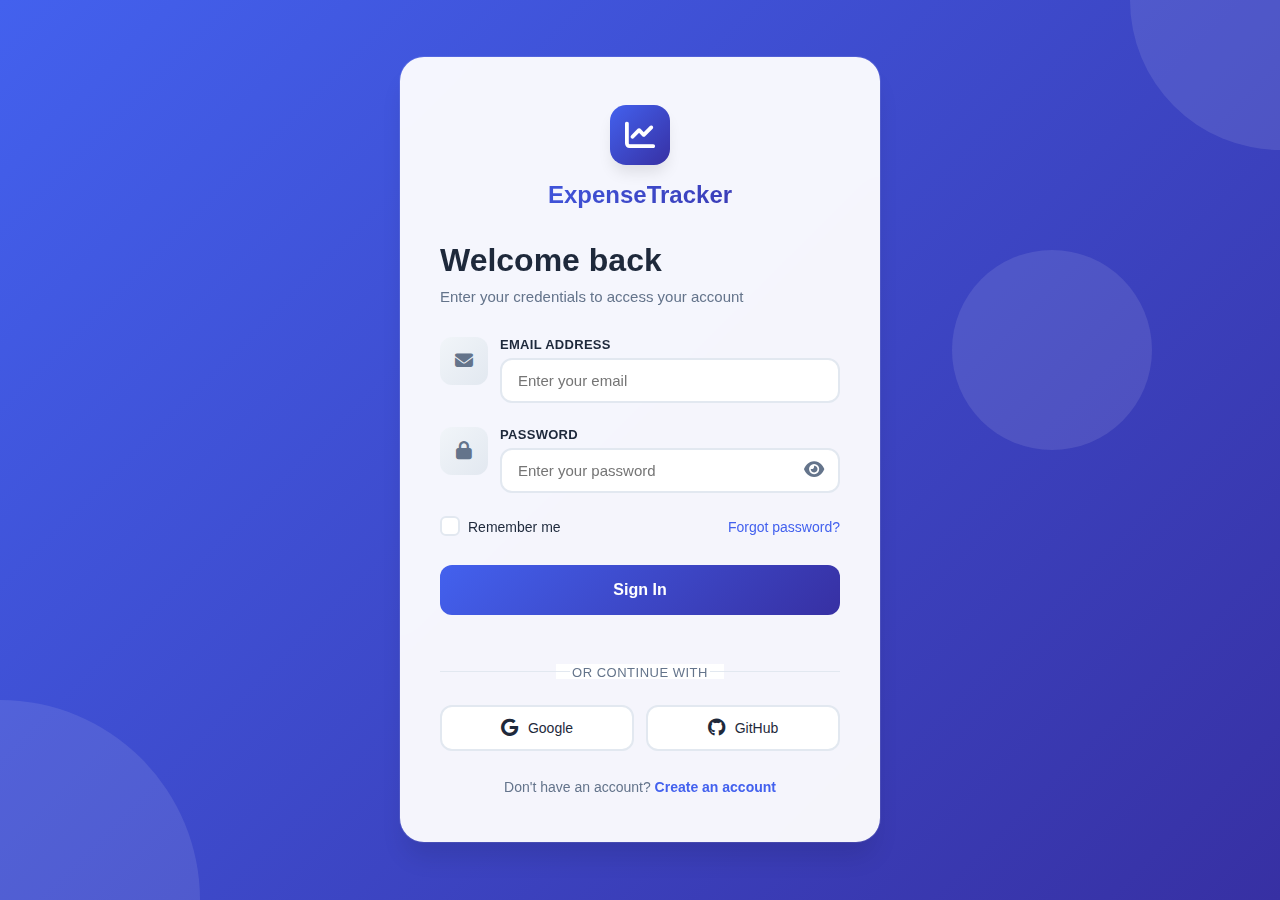
<file: login-page/index.html>
<!DOCTYPE html>
<html lang="en">
<head>
    <meta charset="UTF-8">
    <meta name="viewport" content="width=device-width, initial-scale=1.0">
    <title>Expense Tracker | Login</title>
    <!-- Font Awesome for icons -->
    <link rel="stylesheet" href="https://cdnjs.cloudflare.com/ajax/libs/font-awesome/6.4.0/css/all.min.css">
    <link rel="stylesheet" href="css/style.css">
</head>
<body>
    <!-- Animated background elements -->
    <div class="bg-animation">
        <div class="circle circle-1"></div>
        <div class="circle circle-2"></div>
        <div class="circle circle-3"></div>
    </div>

    <!-- Main container -->
    <div class="container">
        <!-- Login card with glassmorphism effect -->
        <div class="login-card">
            <!-- Logo section -->
            <div class="logo-wrapper">
                <div class="logo">
                    <i class="fas fa-chart-line"></i>
                </div>
                <h2>ExpenseTracker</h2>
            </div>

            <!-- Header section with welcome message -->
            <div class="header">
                <h1>Welcome back</h1>
                <p>Enter your credentials to access your account</p>
            </div>

            <!-- Login form -->
            <form id="loginForm" class="login-form">
                <!-- Email input field with icon -->
                <div class="input-group">
                    <div class="input-icon">
                        <i class="fas fa-envelope"></i>
                    </div>
                    <div class="input-field">
                        <label for="email">Email Address</label>
                        <input 
                            type="email" 
                            id="email" 
                            name="email" 
                            placeholder="Enter your email"
                            required
                        >
                        <div class="input-highlight"></div>
                    </div>
                </div>

                <!-- Password input field with icon -->
                <div class="input-group">
                    <div class="input-icon">
                        <i class="fas fa-lock"></i>
                    </div>
                    <div class="input-field">
                        <label for="password">Password</label>
                        <div class="password-wrapper">
                            <input 
                                type="password" 
                                id="password" 
                                name="password" 
                                placeholder="Enter your password"
                                required
                            >
                            <button type="button" class="toggle-password" id="togglePassword">
                                <i class="fas fa-eye"></i>
                            </button>
                        </div>
                        <div class="input-highlight"></div>
                    </div>
                </div>

                <!-- Remember me and forgot password row -->
                <div class="form-options">
                    <label class="remember-checkbox">
                        <input type="checkbox" id="remember">
                        <span class="checkbox-custom"></span>
                        <span class="checkbox-label">Remember me</span>
                    </label>
                    <a href="#" class="forgot-link" id="forgotPassword">Forgot password?</a>
                </div>

                <!-- Login button with loading state -->
                <button type="submit" class="login-btn" id="loginBtn">
                    <span class="btn-text">Sign In</span>
                    <span class="btn-loader" style="display: none;">
                        <i class="fas fa-circle-notch fa-spin"></i>
                    </span>
                </button>

                <!-- Social login divider -->
                <div class="divider">
                    <span>Or continue with</span>
                </div>

                <!-- Social login buttons -->
                <div class="social-login">
                    <button type="button" class="social-btn google">
                        <i class="fab fa-google"></i>
                        <span>Google</span>
                    </button>
                    <button type="button" class="social-btn github">
                        <i class="fab fa-github"></i>
                        <span>GitHub</span>
                    </button>
                </div>
            </form>

            <!-- Sign up link -->
            <p class="signup-text">
                Don't have an account? 
                <a href="#" id="signupLink">Create an account</a>
            </p>
        </div>
    </div>

    <!-- JavaScript file -->
    <script src="js/app.js"></script>
</body>
</html>
</file>
<file: login-page/css/style.css>
/* Reset default browser styles */
* {
    margin: 0;
    padding: 0;
    box-sizing: border-box;
}

/* Body styles */
body {
    font-family: -apple-system, BlinkMacSystemFont, 'Segoe UI', Roboto, Oxygen, Ubuntu, sans-serif;
    background: linear-gradient(135deg, #667eea 0%, #764ba2 100%);
    min-height: 100vh;
    display: flex;
    align-items: center;
    justify-content: center;
}

/* Container for centering */
.container {
    width: 100%;
    padding: 20px;
}

/* Login card styles */
.login-card {
    background: white;
    border-radius: 10px;
    box-shadow: 0 10px 40px rgba(0, 0, 0, 0.1);
    padding: 40px;
    max-width: 400px;
    margin: 0 auto;
    animation: slideIn 0.5s ease;
}

/* Header styles */
.header {
    text-align: center;
    margin-bottom: 30px;
}

.header h1 {
    color: #333;
    font-size: 28px;
    margin-bottom: 10px;
}

.header p {
    color: #666;
    font-size: 14px;
}

/* Form group styles */
.form-group {
    margin-bottom: 20px;
}

.form-group label {
    display: block;
    margin-bottom: 8px;
    color: #555;
    font-size: 14px;
    font-weight: 500;
}

.form-group input {
    width: 100%;
    padding: 12px 15px;
    border: 2px solid #e1e1e1;
    border-radius: 6px;
    font-size: 15px;
    transition: border-color 0.3s ease;
}

/* Input focus state */
.form-group input:focus {
    outline: none;
    border-color: #667eea;
}

/* Login button styles */
.login-btn {
    width: 100%;
    padding: 14px;
    background: linear-gradient(135deg, #667eea 0%, #764ba2 100%);
    color: white;
    border: none;
    border-radius: 6px;
    font-size: 16px;
    font-weight: 600;
    cursor: pointer;
    transition: transform 0.2s ease, box-shadow 0.2s ease;
}

/* Button hover state */
.login-btn:hover {
    transform: translateY(-2px);
    box-shadow: 0 5px 20px rgba(102, 126, 234, 0.4);
}

/* Button active state */
.login-btn:active {
    transform: translateY(0);
}

/* Sign up text styles */
.signup-text {
    text-align: center;
    margin-top: 20px;
    color: #666;
    font-size: 14px;
}

.signup-text a {
    color: #667eea;
    text-decoration: none;
    font-weight: 600;
    transition: color 0.3s ease;
}

.signup-text a:hover {
    color: #764ba2;
    text-decoration: underline;
}

/* Animation for card */
@keyframes slideIn {
    from {
        opacity: 0;
        transform: translateY(-20px);
    }
    to {
        opacity: 1;
        transform: translateY(0);
    }
}

/* Mobile responsive styles *//* Import Google Fonts */
@import url('https://fonts.googleapis.com/css2?family=Inter:wght@300;400;500;600;700&display=swap');

/* CSS Variables for easy theme management */
:root {
    --primary-color: #4361ee;
    --primary-dark: #3730a3;
    --primary-light: #818cf8;
    --secondary-color: #10b981;
    --dark-color: #1e293b;
    --light-color: #f8fafc;
    --gray-color: #64748b;
    --danger-color: #ef4444;
    --success-color: #22c55e;
    --warning-color: #f59e0b;
    --border-color: #e2e8f0;
    --shadow-sm: 0 1px 2px 0 rgb(0 0 0 / 0.05);
    --shadow-md: 0 4px 6px -1px rgb(0 0 0 / 0.1);
    --shadow-lg: 0 10px 15px -3px rgb(0 0 0 / 0.1);
    --shadow-xl: 0 20px 25px -5px rgb(0 0 0 / 0.1);
    --gradient-primary: linear-gradient(135deg, #4361ee, #3730a3);
    --gradient-shine: linear-gradient(115deg, transparent, rgba(255,255,255,0.2), transparent);
}

/* Reset and base styles */
* {
    margin: 0;
    padding: 0;
    box-sizing: border-box;
}

body {
    font-family: 'Inter', sans-serif;
    background: var(--gradient-primary);
    min-height: 100vh;
    position: relative;
    overflow-x: hidden;
}

/* Animated background circles */
.bg-animation {
    position: fixed;
    top: 0;
    left: 0;
    width: 100%;
    height: 100%;
    overflow: hidden;
    z-index: 0;
}

.circle {
    position: absolute;
    border-radius: 50%;
    background: rgba(255, 255, 255, 0.1);
    animation: float 20s infinite;
}

.circle-1 {
    width: 300px;
    height: 300px;
    top: -150px;
    right: -150px;
    animation-delay: 0s;
}

.circle-2 {
    width: 400px;
    height: 400px;
    bottom: -200px;
    left: -200px;
    animation-delay: 5s;
}

.circle-3 {
    width: 200px;
    height: 200px;
    bottom: 50%;
    right: 10%;
    animation-delay: 10s;
}

@keyframes float {
    0%, 100% {
        transform: translateY(0) scale(1);
    }
    50% {
        transform: translateY(-20px) scale(1.05);
    }
}

/* Container for centering */
.container {
    min-height: 100vh;
    display: flex;
    align-items: center;
    justify-content: center;
    padding: 20px;
    position: relative;
    z-index: 1;
}

/* Glassmorphism card effect */
.login-card {
    background: rgba(255, 255, 255, 0.95);
    backdrop-filter: blur(10px);
    border-radius: 24px;
    box-shadow: var(--shadow-xl), 0 0 0 1px rgba(255, 255, 255, 0.1);
    padding: 48px 40px;
    width: 100%;
    max-width: 480px;
    transition: transform 0.3s ease;
    animation: cardAppear 0.6s cubic-bezier(0.23, 1, 0.32, 1);
}

.login-card:hover {
    transform: translateY(-5px);
}

@keyframes cardAppear {
    from {
        opacity: 0;
        transform: translateY(30px) scale(0.95);
    }
    to {
        opacity: 1;
        transform: translateY(0) scale(1);
    }
}

/* Logo section */
.logo-wrapper {
    text-align: center;
    margin-bottom: 32px;
}

.logo {
    width: 60px;
    height: 60px;
    background: var(--gradient-primary);
    border-radius: 16px;
    display: flex;
    align-items: center;
    justify-content: center;
    margin: 0 auto 16px;
    box-shadow: var(--shadow-lg);
    position: relative;
    overflow: hidden;
}

.logo::before {
    content: '';
    position: absolute;
    top: 0;
    left: -100%;
    width: 100%;
    height: 100%;
    background: var(--gradient-shine);
    animation: shine 3s infinite;
}

@keyframes shine {
    100% {
        left: 200%;
    }
}

.logo i {
    font-size: 30px;
    color: white;
}

.logo-wrapper h2 {
    font-size: 24px;
    font-weight: 700;
    background: var(--gradient-primary);
    -webkit-background-clip: text;
    -webkit-text-fill-color: transparent;
    background-clip: text;
}

/* Header styles */
.header {
    text-align: left;
    margin-bottom: 32px;
}

.header h1 {
    font-size: 32px;
    font-weight: 700;
    color: var(--dark-color);
    margin-bottom: 8px;
    line-height: 1.2;
}

.header p {
    color: var(--gray-color);
    font-size: 15px;
    font-weight: 400;
}

/* Input group styles */
.input-group {
    display: flex;
    gap: 12px;
    margin-bottom: 24px;
    position: relative;
}

.input-icon {
    width: 48px;
    height: 48px;
    background: linear-gradient(135deg, #f1f5f9, #e2e8f0);
    border-radius: 12px;
    display: flex;
    align-items: center;
    justify-content: center;
    transition: all 0.3s ease;
}

.input-icon i {
    font-size: 18px;
    color: var(--gray-color);
    transition: color 0.3s ease;
}

.input-group:focus-within .input-icon {
    background: var(--gradient-primary);
}

.input-group:focus-within .input-icon i {
    color: white;
}

.input-field {
    flex: 1;
    position: relative;
}

.input-field label {
    display: block;
    font-size: 13px;
    font-weight: 600;
    color: var(--dark-color);
    margin-bottom: 6px;
    letter-spacing: 0.3px;
    text-transform: uppercase;
}

.input-field input {
    width: 100%;
    padding: 12px 16px;
    border: 2px solid var(--border-color);
    border-radius: 12px;
    font-size: 15px;
    font-family: inherit;
    transition: all 0.3s ease;
    background: white;
}

.input-field input:focus {
    outline: none;
    border-color: var(--primary-color);
    box-shadow: 0 0 0 4px rgba(67, 97, 238, 0.1);
}

.input-highlight {
    position: absolute;
    bottom: 0;
    left: 50%;
    width: 0;
    height: 2px;
    background: var(--gradient-primary);
    transition: all 0.3s ease;
    transform: translateX(-50%);
}

.input-field input:focus ~ .input-highlight {
    width: 100%;
}

/* Password wrapper for toggle button */
.password-wrapper {
    position: relative;
}

.toggle-password {
    position: absolute;
    right: 12px;
    top: 50%;
    transform: translateY(-50%);
    background: none;
    border: none;
    cursor: pointer;
    color: var(--gray-color);
    font-size: 18px;
    transition: color 0.3s ease;
    padding: 4px;
}

.toggle-password:hover {
    color: var(--primary-color);
}

/* Form options row */
.form-options {
    display: flex;
    align-items: center;
    justify-content: space-between;
    margin-bottom: 28px;
}

/* Custom checkbox */
.remember-checkbox {
    display: flex;
    align-items: center;
    gap: 8px;
    cursor: pointer;
    user-select: none;
    position: relative;
}

.remember-checkbox input {
    position: absolute;
    opacity: 0;
    cursor: pointer;
    height: 0;
    width: 0;
}

.checkbox-custom {
    height: 20px;
    width: 20px;
    background-color: #fff;
    border: 2px solid var(--border-color);
    border-radius: 6px;
    position: relative;
    transition: all 0.2s ease;
}

.remember-checkbox:hover .checkbox-custom {
    border-color: var(--primary-color);
}

.remember-checkbox input:checked ~ .checkbox-custom {
    background-color: var(--primary-color);
    border-color: var(--primary-color);
}

.checkbox-custom::after {
    content: '';
    position: absolute;
    display: none;
    left: 6px;
    top: 2px;
    width: 5px;
    height: 10px;
    border: solid white;
    border-width: 0 2px 2px 0;
    transform: rotate(45deg);
}

.remember-checkbox input:checked ~ .checkbox-custom::after {
    display: block;
}

.checkbox-label {
    font-size: 14px;
    color: var(--dark-color);
}

.forgot-link {
    color: var(--primary-color);
    text-decoration: none;
    font-size: 14px;
    font-weight: 500;
    transition: color 0.3s ease;
}

.forgot-link:hover {
    color: var(--primary-dark);
    text-decoration: underline;
}

/* Login button styles */
.login-btn {
    width: 100%;
    padding: 16px;
    background: var(--gradient-primary);
    color: white;
    border: none;
    border-radius: 12px;
    font-size: 16px;
    font-weight: 600;
    cursor: pointer;
    position: relative;
    overflow: hidden;
    transition: all 0.3s ease;
    margin-bottom: 24px;
}

.login-btn::before {
    content: '';
    position: absolute;
    top: 0;
    left: -100%;
    width: 100%;
    height: 100%;
    background: var(--gradient-shine);
    transition: left 0.5s ease;
}

.login-btn:hover::before {
    left: 100%;
}

.login-btn:hover {
    box-shadow: 0 10px 30px rgba(67, 97, 238, 0.4);
    transform: translateY(-2px);
}

.login-btn:active {
    transform: translateY(0);
}

.btn-loader {
    display: inline-block;
}

.btn-loader i {
    font-size: 20px;
}

/* Divider */
.divider {
    text-align: center;
    margin: 24px 0;
    position: relative;
}

.divider::before,
.divider::after {
    content: '';
    position: absolute;
    top: 50%;
    width: calc(50% - 70px);
    height: 1px;
    background-color: var(--border-color);
}

.divider::before {
    left: 0;
}

.divider::after {
    right: 0;
}

.divider span {
    background: white;
    padding: 0 16px;
    color: var(--gray-color);
    font-size: 13px;
    font-weight: 500;
    text-transform: uppercase;
    letter-spacing: 0.5px;
}

/* Social login buttons */
.social-login {
    display: grid;
    grid-template-columns: 1fr 1fr;
    gap: 12px;
    margin-bottom: 28px;
}

.social-btn {
    padding: 12px;
    border: 2px solid var(--border-color);
    background: white;
    border-radius: 12px;
    font-size: 14px;
    font-weight: 500;
    color: var(--dark-color);
    cursor: pointer;
    display: flex;
    align-items: center;
    justify-content: center;
    gap: 10px;
    transition: all 0.3s ease;
}

.social-btn i {
    font-size: 18px;
}

.social-btn.google:hover {
    background: #f1f5f9;
    border-color: #db4437;
    color: #db4437;
}

.social-btn.github:hover {
    background: #f1f5f9;
    border-color: #333;
    color: #333;
}

.social-btn:hover {
    transform: translateY(-2px);
    box-shadow: var(--shadow-md);
}

/* Sign up text */
.signup-text {
    text-align: center;
    color: var(--gray-color);
    font-size: 14px;
}

.signup-text a {
    color: var(--primary-color);
    text-decoration: none;
    font-weight: 600;
    transition: all 0.3s ease;
    position: relative;
}

.signup-text a::after {
    content: '';
    position: absolute;
    bottom: -2px;
    left: 0;
    width: 0;
    height: 2px;
    background: var(--gradient-primary);
    transition: width 0.3s ease;
}

.signup-text a:hover {
    color: var(--primary-dark);
}

.signup-text a:hover::after {
    width: 100%;
}

/* Responsive styles */
@media (max-width: 640px) {
    .login-card {
        padding: 32px 24px;
    }
    
    .header h1 {
        font-size: 28px;
    }
    
    .input-group {
        flex-direction: column;
        gap: 8px;
    }
    
    .input-icon {
        width: 100%;
        height: 40px;
    }
    
    .social-login {
        grid-template-columns: 1fr;
    }
    
    .form-options {
        flex-direction: column;
        gap: 12px;
        align-items: flex-start;
    }
}

@media (max-width: 380px) {
    .login-card {
        padding: 24px 16px;
    }
    
    .logo {
        width: 50px;
        height: 50px;
    }
    
    .logo i {
        font-size: 24px;
    }
    
    .header h1 {
        font-size: 24px;
    }
}

/* Dark mode support */
@media (prefers-color-scheme: dark) {
    .login-card {
        background: rgba(30, 41, 59, 0.95);
    }
    
    .header h1 {
        color: var(--light-color);
    }
    
    .input-field input {
        background: var(--dark-color);
        border-color: #334155;
        color: var(--light-color);
    }
    
    .input-field label {
        color: var(--light-color);
    }
    
    .input-icon {
        background: linear-gradient(135deg, #334155, #1e293b);
    }
    
    .checkbox-label {
        color: var(--light-color);
    }
    
    .divider span {
        background: #1e293b;
        color: var(--light-color);
    }
    
    .social-btn {
        background: var(--dark-color);
        border-color: #334155;
        color: var(--light-color);
    }
    
    .signup-text {
        color: var(--light-color);
    }
}
@media (max-width: 480px) {
    .login-card {
        padding: 30px 20px;
    }
    
    .header h1 {
        font-size: 24px;
    }
    
    .form-group input {
        padding: 10px 12px;
    }
    
    .login-btn {
        padding: 12px;
    }
}

/* Tablet responsive styles */
@media (min-width: 481px) and (max-width: 768px) {
    .login-card {
        max-width: 380px;
        padding: 35px;
    }
}
</file>
